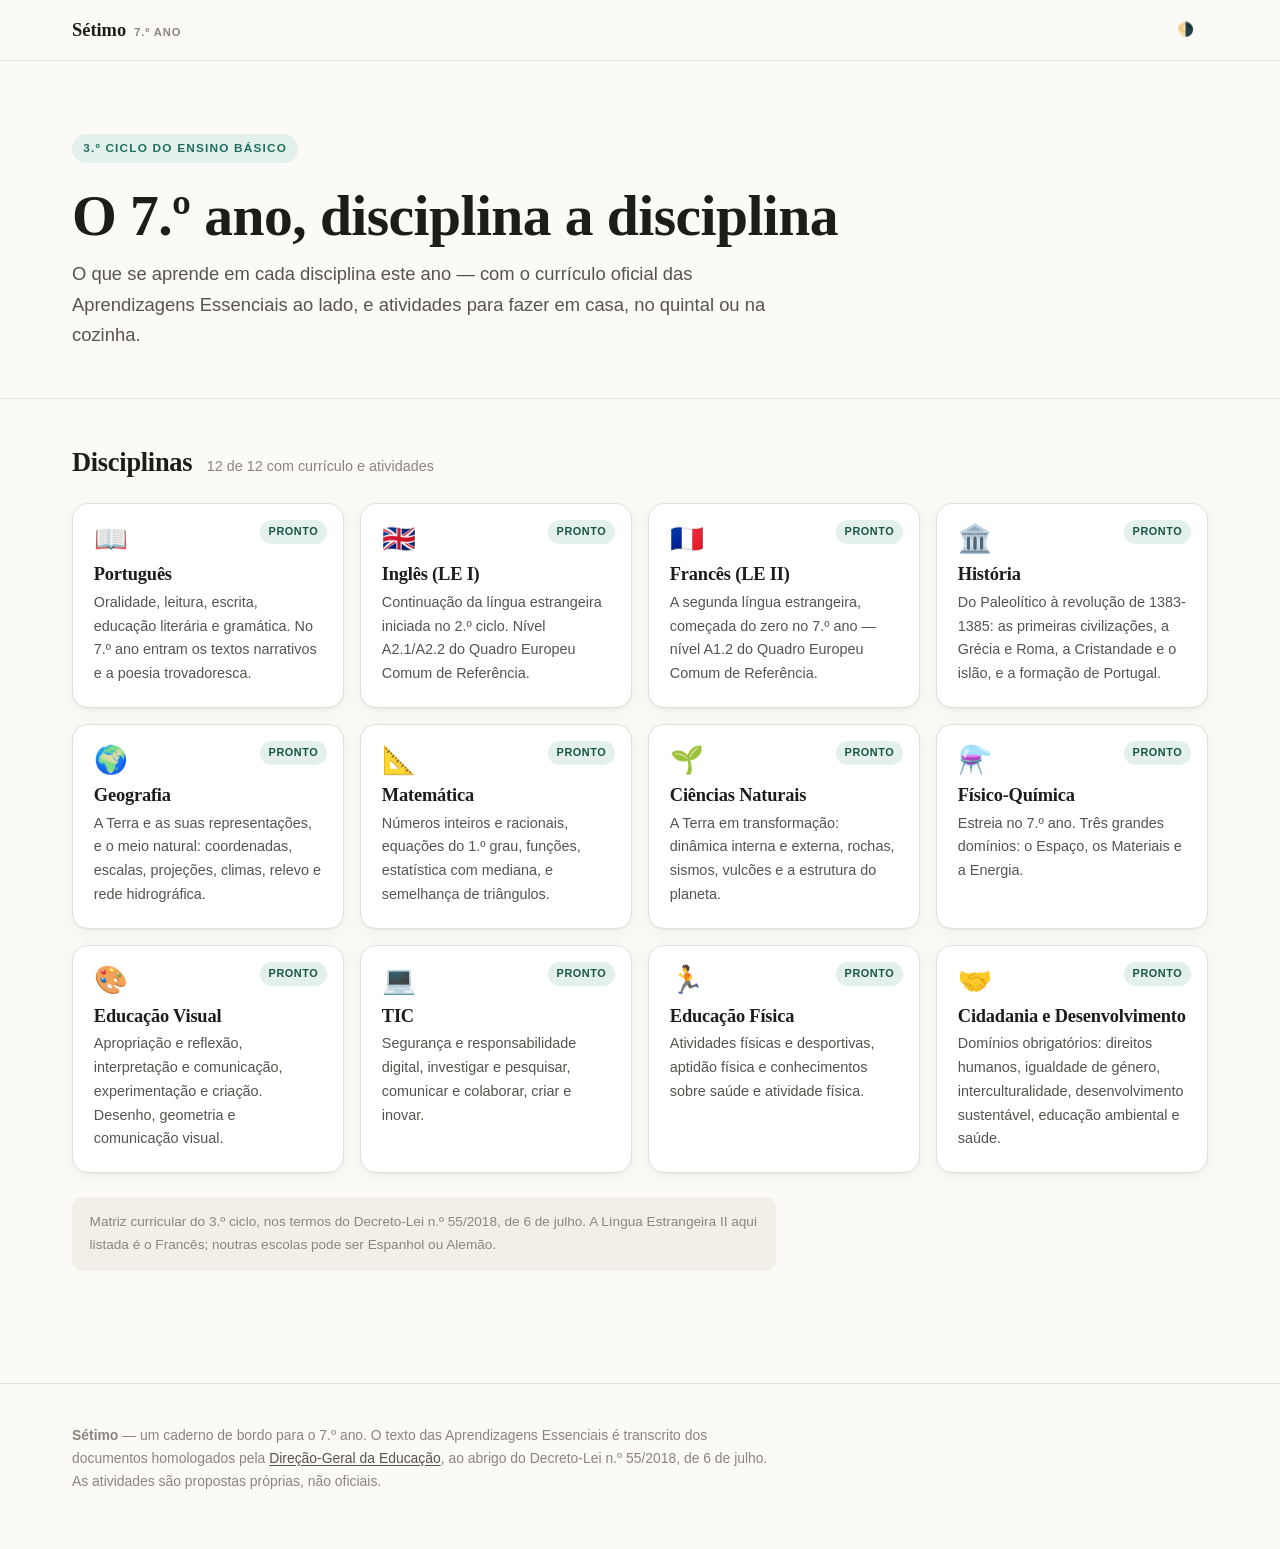
<file: index.html>
<!DOCTYPE html>
<html lang="pt-PT" data-theme="">
<head>
  <meta charset="utf-8">
  <meta name="viewport" content="width=device-width, initial-scale=1">
  <title>Sétimo — o 7.º ano, disciplina a disciplina</title>
  <meta name="description" content="As disciplinas do 7.º ano em Portugal, o currículo oficial e atividades para experimentar em casa.">
  <meta name="theme-color" content="#1f6f5c">
  <link rel="stylesheet" href="css/style.css">
  <link rel="icon" href="favicon.ico" sizes="32x32">
  <link rel="icon" href="favicon.svg" type="image/svg+xml">
  <link rel="apple-touch-icon" href="apple-touch-icon.png">
</head>
<body>

<header class="site-header">
  <div class="site-header-inner">
    <a class="brand" href="index.html">Sétimo <span>7.º ano</span></a>
    <nav>
      <button class="header-button" id="theme-toggle" type="button" title="Alternar tema claro/escuro">🌗</button>
    </nav>
  </div>
</header>

<main>
  <section class="hero">
    <div class="wrap">
      <span class="year-tag">3.º ciclo do Ensino Básico</span>
      <h1>O 7.º ano, disciplina a disciplina</h1>
      <p class="lead">
        O que se aprende em cada disciplina este ano — com o currículo oficial das
        Aprendizagens Essenciais ao lado, e atividades para fazer em casa, no quintal
        ou na cozinha.
      </p>
    </div>
  </section>

  <section class="section">
    <div class="wrap">
      <div class="section-header">
        <h2>Disciplinas</h2>
        <span class="section-count" id="subject-count"></span>
      </div>
      <div class="grid" id="subject-grid">
        <p class="status">A carregar…</p>
      </div>
      <p class="matrix-note" id="matrix-note"></p>
    </div>
  </section>
</main>

<footer class="site-footer">
  <div class="wrap">
    <p>
      <strong>Sétimo</strong> — um caderno de bordo para o 7.º ano. O texto das
      Aprendizagens Essenciais é transcrito dos documentos homologados pela
      <a href="https://www.dge.mec.pt/aprendizagens-essenciais-0" target="_blank" rel="noopener">Direção-Geral da Educação</a>,
      ao abrigo do Decreto-Lei n.º 55/2018, de 6 de julho. As atividades são
      propostas próprias, não oficiais.
    </p>
  </div>
</footer>

<script src="js/common.js"></script>
<script src="js/home.js"></script>
</body>
</html>
</file>
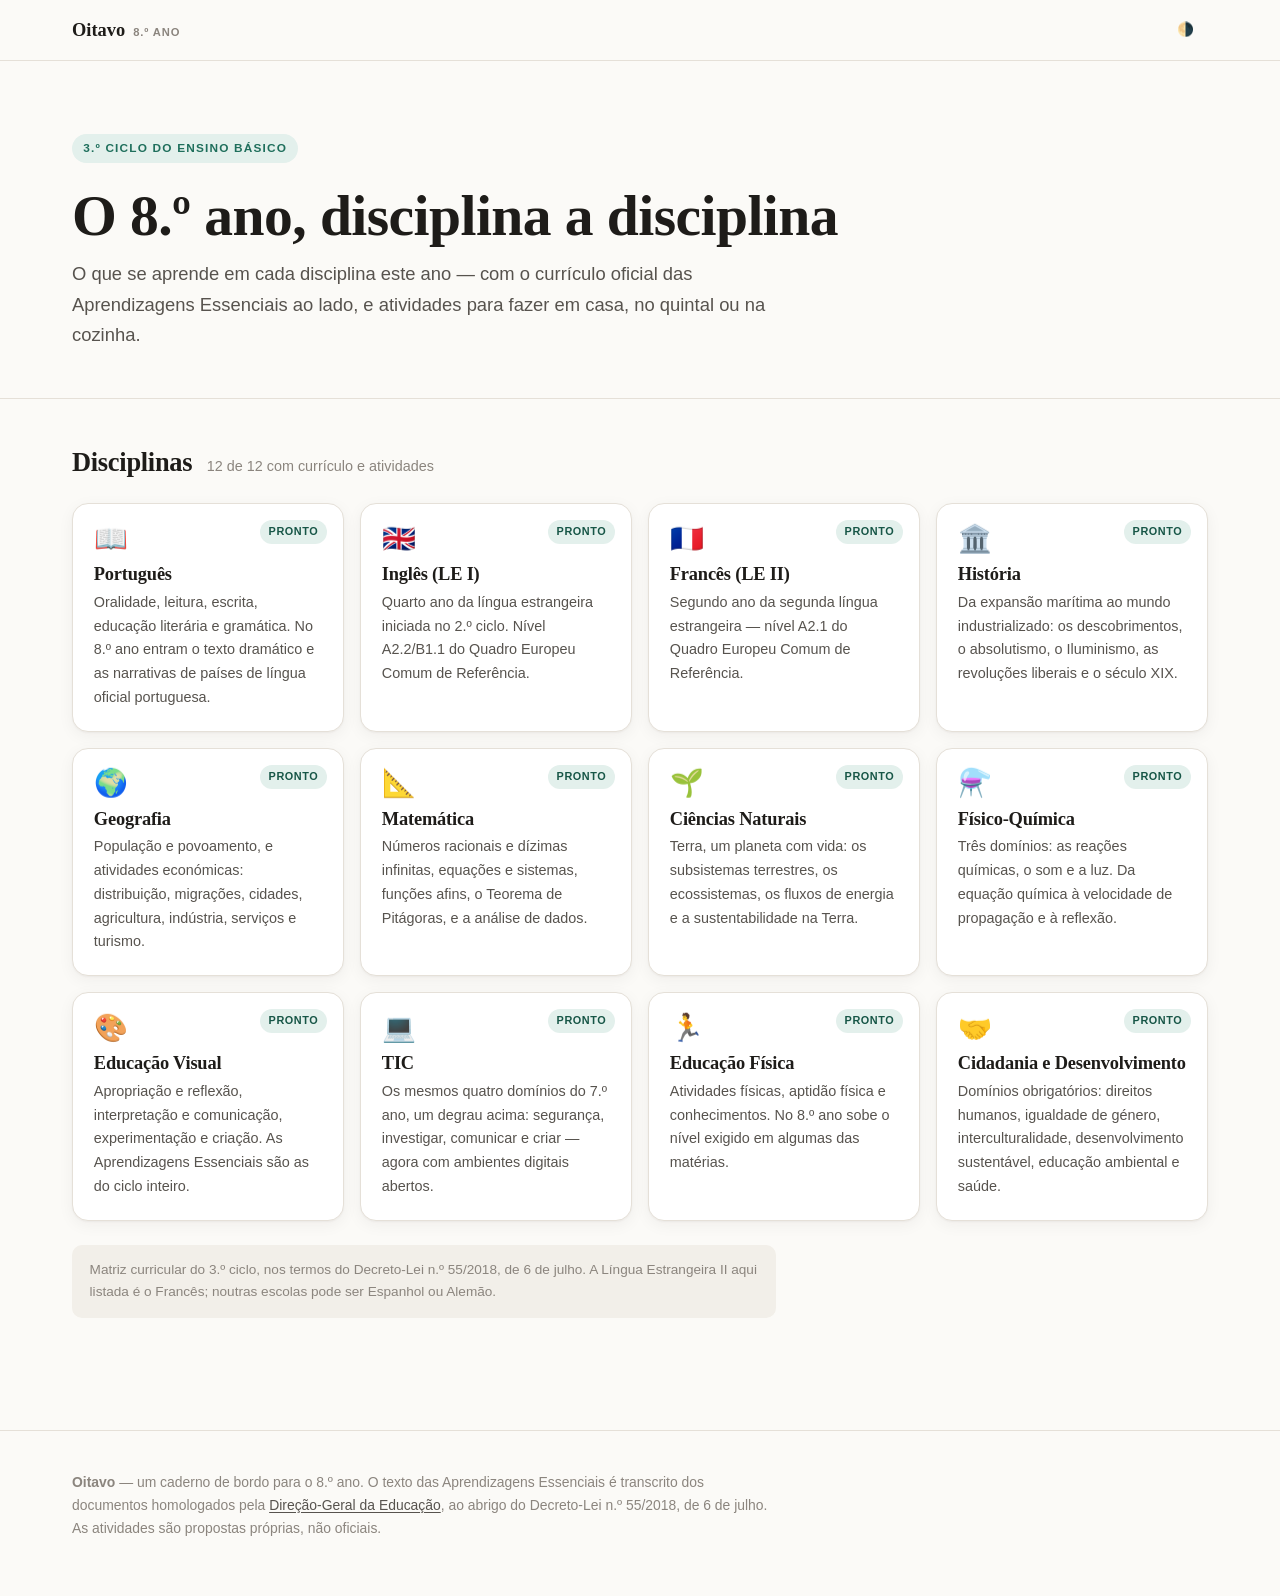
<file: oitavo/index.html>
<!DOCTYPE html>
<html lang="pt-PT" data-theme="">
<head>
  <meta charset="utf-8">
  <meta name="viewport" content="width=device-width, initial-scale=1">
  <title>Oitavo — o 8.º ano, disciplina a disciplina</title>
  <meta name="description" content="As disciplinas do 8.º ano em Portugal, o currículo oficial e atividades para experimentar em casa.">
  <meta name="theme-color" content="#1f6f5c">
  <link rel="stylesheet" href="css/style.css">
  <link rel="icon" href="favicon.ico" sizes="32x32">
  <link rel="icon" href="favicon.svg" type="image/svg+xml">
  <link rel="apple-touch-icon" href="apple-touch-icon.png">
</head>
<body>

<header class="site-header">
  <div class="site-header-inner">
    <a class="brand" href="index.html">Oitavo <span>8.º ano</span></a>
    <nav>
      <button class="header-button" id="theme-toggle" type="button" title="Alternar tema claro/escuro">🌗</button>
    </nav>
  </div>
</header>

<main>
  <section class="hero">
    <div class="wrap">
      <span class="year-tag">3.º ciclo do Ensino Básico</span>
      <h1>O 8.º ano, disciplina a disciplina</h1>
      <p class="lead">
        O que se aprende em cada disciplina este ano — com o currículo oficial das
        Aprendizagens Essenciais ao lado, e atividades para fazer em casa, no quintal
        ou na cozinha.
      </p>
    </div>
  </section>

  <section class="section">
    <div class="wrap">
      <div class="section-header">
        <h2>Disciplinas</h2>
        <span class="section-count" id="subject-count"></span>
      </div>
      <div class="grid" id="subject-grid">
        <p class="status">A carregar…</p>
      </div>
      <p class="matrix-note" id="matrix-note"></p>
    </div>
  </section>
</main>

<footer class="site-footer">
  <div class="wrap">
    <p>
      <strong>Oitavo</strong> — um caderno de bordo para o 8.º ano. O texto das
      Aprendizagens Essenciais é transcrito dos documentos homologados pela
      <a href="https://www.dge.mec.pt/aprendizagens-essenciais-0" target="_blank" rel="noopener">Direção-Geral da Educação</a>,
      ao abrigo do Decreto-Lei n.º 55/2018, de 6 de julho. As atividades são
      propostas próprias, não oficiais.
    </p>
  </div>
</footer>

<script src="js/common.js"></script>
<script src="js/home.js"></script>
</body>
</html>
</file>
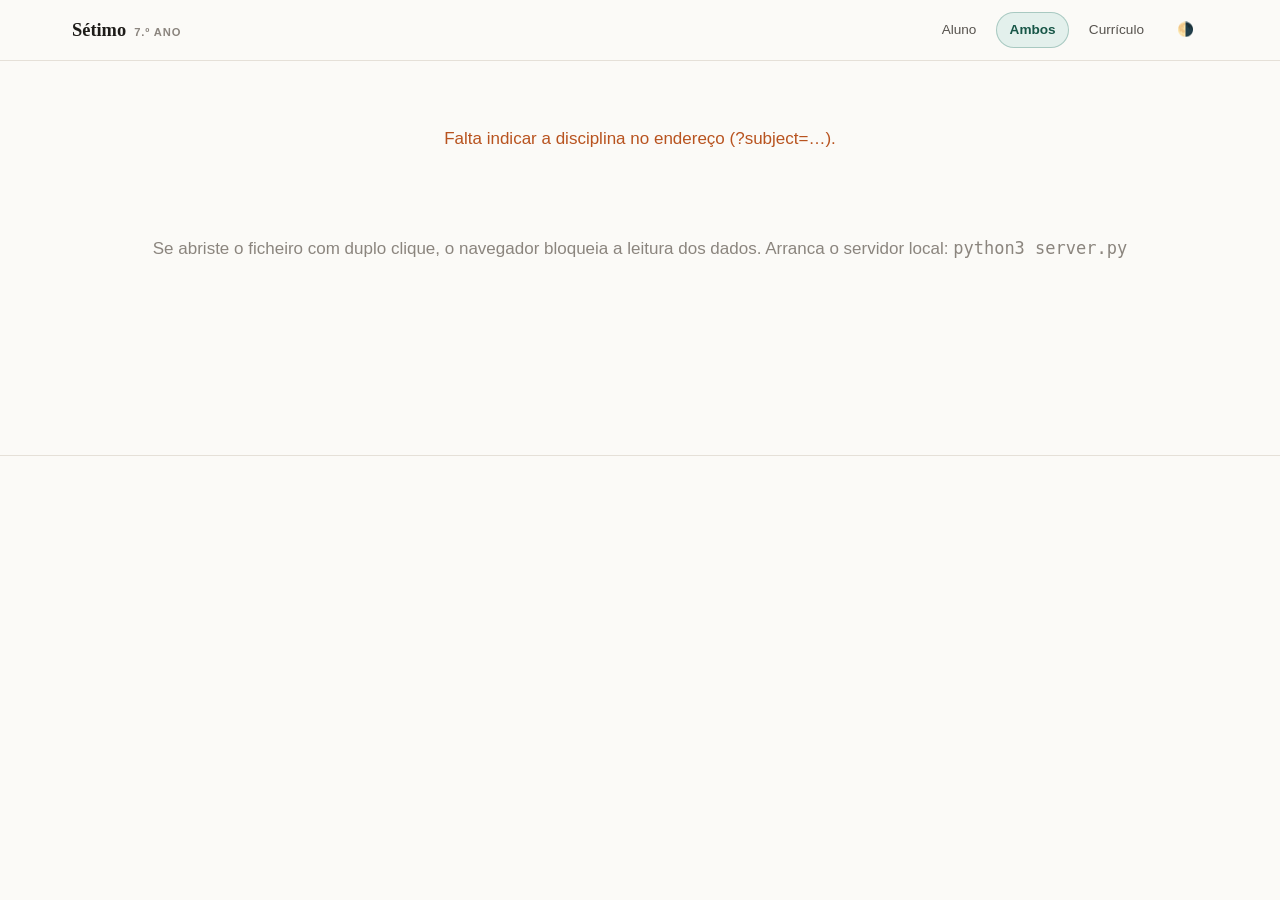
<file: subject.html>
<!DOCTYPE html>
<html lang="pt-PT" data-theme="">
<head>
  <meta charset="utf-8">
  <meta name="viewport" content="width=device-width, initial-scale=1">
  <title>Disciplina — Sétimo</title>
  <meta name="theme-color" content="#1f6f5c">
  <link rel="stylesheet" href="css/style.css">
  <link rel="icon" href="favicon.ico" sizes="32x32">
  <link rel="icon" href="favicon.svg" type="image/svg+xml">
  <link rel="apple-touch-icon" href="apple-touch-icon.png">
</head>
<body data-mode="both">

<header class="site-header">
  <div class="site-header-inner">
    <a class="brand" href="index.html">Sétimo <span>7.º ano</span></a>
    <nav aria-label="Modo de leitura">
      <button class="header-button" data-mode-btn="student" type="button" aria-pressed="false">Aluno</button>
      <button class="header-button" data-mode-btn="both" type="button" aria-pressed="true">Ambos</button>
      <button class="header-button" data-mode-btn="curriculum" type="button" aria-pressed="false">Currículo</button>
      <button class="header-button" id="theme-toggle" type="button" title="Alternar tema claro/escuro">🌗</button>
    </nav>
  </div>
</header>

<main id="content">
  <p class="status">A carregar…</p>
</main>

<footer class="site-footer">
  <div class="wrap">
    <p id="footer-source"></p>
  </div>
</footer>

<script src="js/common.js"></script>
<script src="js/subject.js"></script>
</body>
</html>
</file>
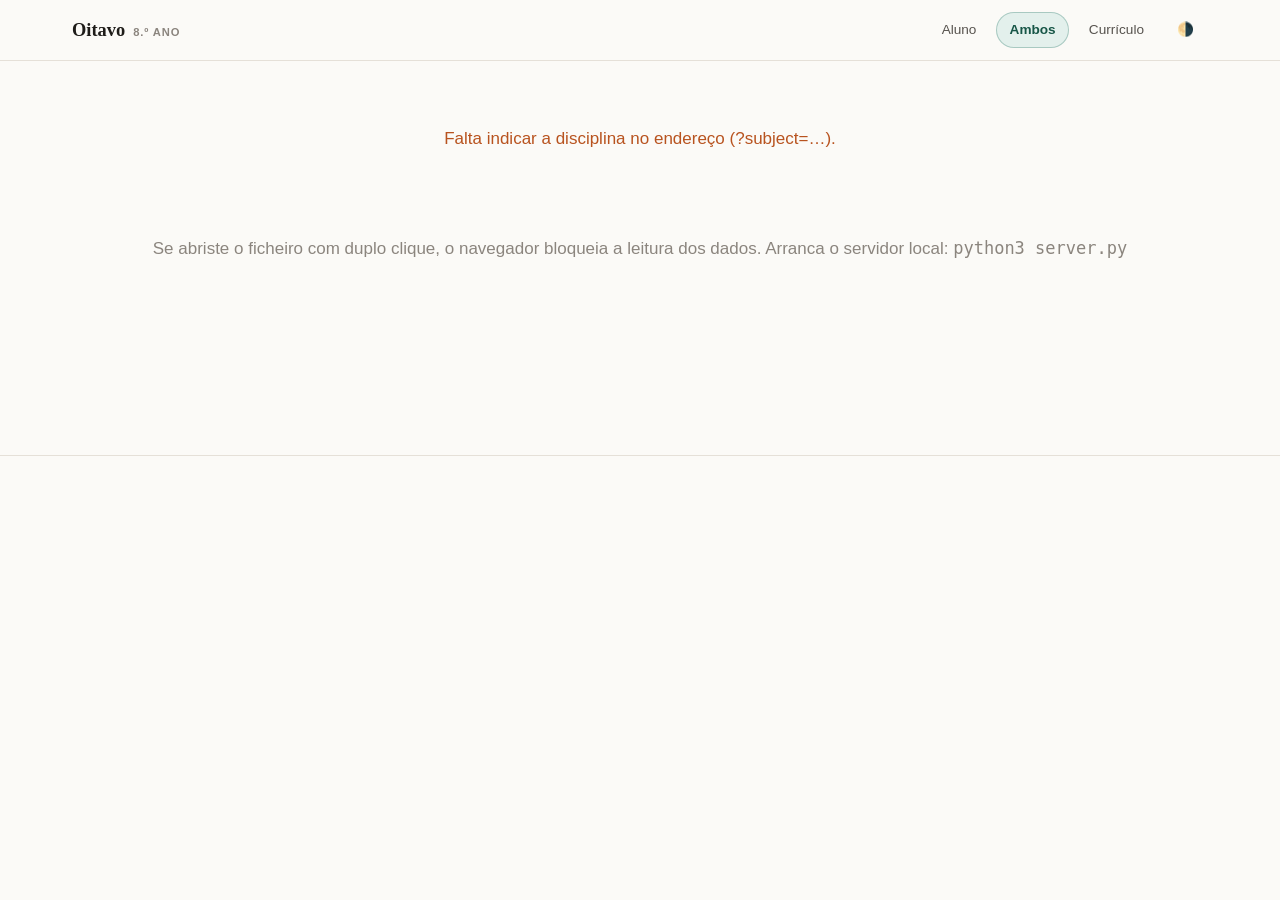
<file: oitavo/subject.html>
<!DOCTYPE html>
<html lang="pt-PT" data-theme="">
<head>
  <meta charset="utf-8">
  <meta name="viewport" content="width=device-width, initial-scale=1">
  <title>Disciplina — Oitavo</title>
  <meta name="theme-color" content="#1f6f5c">
  <link rel="stylesheet" href="css/style.css">
  <link rel="icon" href="favicon.ico" sizes="32x32">
  <link rel="icon" href="favicon.svg" type="image/svg+xml">
  <link rel="apple-touch-icon" href="apple-touch-icon.png">
</head>
<body data-mode="both">

<header class="site-header">
  <div class="site-header-inner">
    <a class="brand" href="index.html">Oitavo <span>8.º ano</span></a>
    <nav aria-label="Modo de leitura">
      <button class="header-button" data-mode-btn="student" type="button" aria-pressed="false">Aluno</button>
      <button class="header-button" data-mode-btn="both" type="button" aria-pressed="true">Ambos</button>
      <button class="header-button" data-mode-btn="curriculum" type="button" aria-pressed="false">Currículo</button>
      <button class="header-button" id="theme-toggle" type="button" title="Alternar tema claro/escuro">🌗</button>
    </nav>
  </div>
</header>

<main id="content">
  <p class="status">A carregar…</p>
</main>

<footer class="site-footer">
  <div class="wrap">
    <p id="footer-source"></p>
  </div>
</footer>

<script src="js/common.js"></script>
<script src="js/subject.js"></script>
</body>
</html>
</file>
<file: css/style.css>
/* ==========================================================================
   Sétimo — single stylesheet
   Tokens on :root, with a dark variant via prefers-color-scheme and [data-theme]
   ========================================================================== */

:root {
  color-scheme: light;

  --bg: #fbfaf7;
  --bg-card: #ffffff;
  --bg-soft: #f2efe9;
  --bg-code: #f5f2ec;

  --text: #1e1c19;
  --text-soft: #57534e;
  --text-faint: #8b857e;

  --border: #e5e0d8;
  --border-strong: #cfc8bd;

  --brand: #1f6f5c;
  --brand-light: #e3f0ec;
  --brand-strong: #175647;

  --accent: #b8531f;
  --accent-light: #fbeee5;

  --palette-indigo: #4a5fb8;   --palette-indigo-light: #e8eaf8;
  --palette-green: #1f6f5c;    --palette-green-light: #e3f0ec;
  --palette-orange: #b8531f;   --palette-orange-light: #fbeee5;
  --palette-purple: #6d46a3;   --palette-purple-light: #efe9f8;
  --palette-crimson: #a4324a;  --palette-crimson-light: #fae8ec;
  --palette-teal: #17697a;     --palette-teal-light: #e0f0f3;
  --palette-amber: #8a6413;    --palette-amber-light: #f8f0d9;
  --palette-slate: #4a5568;    --palette-slate-light: #eceef2;

  --radius: 10px;
  --radius-lg: 16px;
  --shadow: 0 1px 2px rgba(30, 28, 25, .04), 0 4px 16px rgba(30, 28, 25, .05);
  --shadow-lg: 0 2px 6px rgba(30, 28, 25, .06), 0 12px 32px rgba(30, 28, 25, .09);

  --serif: "Iowan Old Style", "Palatino Linotype", Palatino, Georgia, serif;
  --sans: -apple-system, BlinkMacSystemFont, "Segoe UI", Inter, Roboto, "Helvetica Neue", Arial, sans-serif;

  --width: 74rem;
  --width-text: 44rem;
}

@media (prefers-color-scheme: dark) {
  :root:not([data-theme="light"]) {
    color-scheme: dark;

    --bg: #16181a;
    --bg-card: #1e2124;
    --bg-soft: #24282c;
    --bg-code: #24282c;

    --text: #ecebe8;
    --text-soft: #b3b0aa;
    --text-faint: #83807b;

    --border: #32373b;
    --border-strong: #454b50;

    --brand: #63c4a9;
    --brand-light: #1b2f2a;
    --brand-strong: #7fd4bb;

    --accent: #e59462;
    --accent-light: #33241a;

    --palette-indigo: #8fa0ea;   --palette-indigo-light: #1e2340;
    --palette-green: #63c4a9;    --palette-green-light: #1b2f2a;
    --palette-orange: #e59462;   --palette-orange-light: #33241a;
    --palette-purple: #b092e0;   --palette-purple-light: #261c38;
    --palette-crimson: #e5808f;  --palette-crimson-light: #331a20;
    --palette-teal: #5fbccd;     --palette-teal-light: #122b31;
    --palette-amber: #d9b04e;    --palette-amber-light: #2e2611;
    --palette-slate: #9aa5b8;    --palette-slate-light: #22262e;

    --shadow: 0 1px 2px rgba(0, 0, 0, .3), 0 4px 16px rgba(0, 0, 0, .25);
    --shadow-lg: 0 2px 6px rgba(0, 0, 0, .35), 0 12px 32px rgba(0, 0, 0, .4);
  }
}

:root[data-theme="dark"] {
  color-scheme: dark;

  --bg: #16181a;
  --bg-card: #1e2124;
  --bg-soft: #24282c;
  --bg-code: #24282c;

  --text: #ecebe8;
  --text-soft: #b3b0aa;
  --text-faint: #83807b;

  --border: #32373b;
  --border-strong: #454b50;

  --brand: #63c4a9;
  --brand-light: #1b2f2a;
  --brand-strong: #7fd4bb;

  --accent: #e59462;
  --accent-light: #33241a;

  --palette-indigo: #8fa0ea;   --palette-indigo-light: #1e2340;
  --palette-green: #63c4a9;    --palette-green-light: #1b2f2a;
  --palette-orange: #e59462;   --palette-orange-light: #33241a;
  --palette-purple: #b092e0;   --palette-purple-light: #261c38;
  --palette-crimson: #e5808f;  --palette-crimson-light: #331a20;
  --palette-teal: #5fbccd;     --palette-teal-light: #122b31;
  --palette-amber: #d9b04e;    --palette-amber-light: #2e2611;
  --palette-slate: #9aa5b8;    --palette-slate-light: #22262e;

  --shadow: 0 1px 2px rgba(0, 0, 0, .3), 0 4px 16px rgba(0, 0, 0, .25);
  --shadow-lg: 0 2px 6px rgba(0, 0, 0, .35), 0 12px 32px rgba(0, 0, 0, .4);
}

/* ----------------------------------------------------------------- base --- */

*, *::before, *::after { box-sizing: border-box; }

body {
  margin: 0;
  background: var(--bg);
  color: var(--text);
  font-family: var(--sans);
  font-size: 17px;
  line-height: 1.65;
  -webkit-font-smoothing: antialiased;
}

h1, h2, h3, h4 {
  font-family: var(--serif);
  line-height: 1.2;
  margin: 0;
  font-weight: 600;
  letter-spacing: -0.01em;
}

p { margin: 0 0 1em; }
p:last-child { margin-bottom: 0; }

a { color: var(--brand); text-underline-offset: 3px; }
a:hover { color: var(--brand-strong); }

:focus-visible {
  outline: 2px solid var(--brand);
  outline-offset: 3px;
  border-radius: 4px;
}

.wrap {
  max-width: var(--width);
  margin: 0 auto;
  padding: 0 1.5rem;
}

.visually-hidden {
  position: absolute;
  width: 1px; height: 1px;
  padding: 0; margin: -1px;
  overflow: hidden;
  clip: rect(0 0 0 0);
  white-space: nowrap;
}

/* --------------------------------------------------------------- header --- */

.site-header {
  position: sticky;
  top: 0;
  z-index: 20;
  background: color-mix(in srgb, var(--bg) 88%, transparent);
  backdrop-filter: saturate(1.6) blur(12px);
  border-bottom: 1px solid var(--border);
}

.site-header-inner {
  max-width: var(--width);
  margin: 0 auto;
  padding: .75rem 1.5rem;
  display: flex;
  align-items: center;
  gap: 1rem;
}

.brand {
  font-family: var(--serif);
  font-size: 1.15rem;
  font-weight: 600;
  color: var(--text);
  text-decoration: none;
  display: flex;
  align-items: baseline;
  gap: .5rem;
}

.brand span {
  font-family: var(--sans);
  font-size: .7rem;
  font-weight: 600;
  letter-spacing: .08em;
  text-transform: uppercase;
  color: var(--text-faint);
}

.site-header nav {
  margin-left: auto;
  display: flex;
  align-items: center;
  gap: .35rem;
}

.header-button {
  font: inherit;
  font-size: .85rem;
  background: none;
  border: 1px solid transparent;
  border-radius: 999px;
  padding: .35rem .8rem;
  color: var(--text-soft);
  cursor: pointer;
  text-decoration: none;
  transition: background .15s, color .15s, border-color .15s;
}

.header-button:hover {
  background: var(--bg-soft);
  color: var(--text);
}

.header-button[aria-pressed="true"] {
  background: var(--brand-light);
  border-color: color-mix(in srgb, var(--brand) 30%, transparent);
  color: var(--brand-strong);
  font-weight: 600;
}

/* ----------------------------------------------------------------- hero --- */

.hero {
  padding: 4.5rem 0 3rem;
  border-bottom: 1px solid var(--border);
}

.hero h1 {
  font-size: clamp(2.4rem, 6vw, 3.6rem);
  margin-bottom: .6rem;
}

.hero .lead {
  font-size: 1.15rem;
  color: var(--text-soft);
  max-width: var(--width-text);
}

.year-tag {
  display: inline-block;
  font-size: .74rem;
  font-weight: 700;
  letter-spacing: .1em;
  text-transform: uppercase;
  color: var(--brand);
  background: var(--brand-light);
  padding: .3rem .7rem;
  border-radius: 999px;
  margin-bottom: 1.1rem;
}

/* -------------------------------------------------------- subject cards --- */

.section { padding: 3rem 0; }

.section-header {
  display: flex;
  align-items: baseline;
  gap: .9rem;
  margin-bottom: 1.5rem;
  flex-wrap: wrap;
}

.section-header h2 { font-size: 1.65rem; }

.section-header .section-count {
  font-size: .9rem;
  color: var(--text-faint);
}

.grid {
  display: grid;
  grid-template-columns: repeat(auto-fill, minmax(255px, 1fr));
  gap: 1rem;
}

.card {
  display: block;
  background: var(--bg-card);
  border: 1px solid var(--border);
  border-radius: var(--radius-lg);
  padding: 1.3rem;
  text-decoration: none;
  color: inherit;
  box-shadow: var(--shadow);
  transition: transform .18s ease, box-shadow .18s ease, border-color .18s ease;
  position: relative;
}

a.card:hover {
  transform: translateY(-3px);
  box-shadow: var(--shadow-lg);
  border-color: var(--border-strong);
}

.card.disabled {
  opacity: .62;
  cursor: default;
  box-shadow: none;
}

.card .emoji { font-size: 1.7rem; line-height: 1; display: block; margin-bottom: .7rem; }
.card h3 { font-size: 1.15rem; margin-bottom: .35rem; }
.card p { font-size: .9rem; color: var(--text-soft); margin: 0; }

.badge {
  position: absolute;
  top: 1rem;
  right: 1rem;
  font-size: .68rem;
  font-weight: 700;
  letter-spacing: .05em;
  text-transform: uppercase;
  padding: .2rem .55rem;
  border-radius: 999px;
}

.badge.ready { background: var(--brand-light); color: var(--brand-strong); }
.badge.pending { background: var(--bg-soft); color: var(--text-faint); }

/* --------------------------------------------------------- subject page --- */

.subject-hero {
  padding: 3rem 0 2.2rem;
  border-bottom: 1px solid var(--border);
}

.breadcrumb {
  font-size: .85rem;
  color: var(--text-faint);
  margin-bottom: 1rem;
}

.breadcrumb a { color: var(--text-soft); }

.subject-hero h1 {
  font-size: clamp(2.1rem, 5vw, 3rem);
  display: flex;
  align-items: center;
  gap: .7rem;
  margin-bottom: .8rem;
}

.subject-hero .lead {
  max-width: var(--width-text);
  color: var(--text-soft);
  font-size: 1.05rem;
}

.domain-nav {
  display: flex;
  gap: .5rem;
  flex-wrap: wrap;
  margin-top: 1.5rem;
}

.domain-link {
  font-size: .85rem;
  text-decoration: none;
  padding: .4rem .85rem;
  border-radius: 999px;
  border: 1px solid var(--border-strong);
  color: var(--text-soft);
  background: var(--bg-card);
  transition: background .15s, color .15s;
}

.domain-link:hover { background: var(--bg-soft); color: var(--text); }

/* Link to the DGE PDF. Sits in the hero, visible in every reading mode. */
.official-source { margin-top: 1.4rem; }

.official-source a {
  display: inline-flex;
  align-items: center;
  gap: .5rem;
  font-size: .9rem;
  color: var(--brand);
  text-decoration: underline;
  text-underline-offset: 3px;
  text-decoration-thickness: 1px;
}

.official-source a:hover { color: var(--text); }

.file-type {
  font-size: .72rem;
  letter-spacing: .04em;
  text-transform: uppercase;
  color: var(--text-faint);
  border: 1px solid var(--border);
  border-radius: 999px;
  padding: .1rem .45rem;
  text-decoration: none;
}

/* --- domains --- */

.domain { padding: 3rem 0 1rem; scroll-margin-top: 5rem; }

.domain-header {
  display: flex;
  align-items: center;
  gap: .8rem;
  padding-bottom: .8rem;
  border-bottom: 2px solid var(--color, var(--brand));
  margin-bottom: .5rem;
}

.domain-header .emoji { font-size: 1.8rem; }
.domain-header h2 { font-size: 1.9rem; color: var(--color, var(--text)); }
.domain-header .domain-summary {
  margin-left: auto;
  font-size: .9rem;
  color: var(--text-faint);
  text-align: right;
  max-width: 28rem;
}

/* --- subtopics --- */

.subtopic {
  background: var(--bg-card);
  border: 1px solid var(--border);
  border-radius: var(--radius-lg);
  padding: 1.75rem;
  margin-top: 1.5rem;
  box-shadow: var(--shadow);
  scroll-margin-top: 5rem;
}

.subtopic > h3 {
  font-size: 1.4rem;
  margin-bottom: 1rem;
  color: var(--color, var(--text));
}

.student {
  max-width: var(--width-text);
  font-size: 1.02rem;
}

.questions {
  margin: 1.25rem 0 0;
  padding: 1rem 1.2rem;
  background: var(--bg-soft);
  border-radius: var(--radius);
  border-left: 3px solid var(--color, var(--brand));
}

.questions .label {
  font-size: .72rem;
  font-weight: 700;
  letter-spacing: .08em;
  text-transform: uppercase;
  color: var(--text-faint);
  display: block;
  margin-bottom: .5rem;
}

.questions ul { margin: 0; padding-left: 1.1rem; }
.questions li { margin-bottom: .3rem; font-style: italic; color: var(--text-soft); }
.questions li:last-child { margin-bottom: 0; }

/* --- official layer (details) --- */

details.official {
  margin-top: 1.5rem;
  border: 1px solid var(--border);
  border-radius: var(--radius);
  background: var(--bg);
  overflow: hidden;
}

details.official > summary {
  cursor: pointer;
  padding: .8rem 1rem;
  font-size: .85rem;
  font-weight: 600;
  color: var(--text-soft);
  list-style: none;
  display: flex;
  align-items: center;
  gap: .55rem;
  user-select: none;
}

details.official > summary::-webkit-details-marker { display: none; }

details.official > summary::before {
  content: "▸";
  color: var(--text-faint);
  transition: transform .18s;
  display: inline-block;
}

details.official[open] > summary::before { transform: rotate(90deg); }
details.official > summary:hover { background: var(--bg-soft); color: var(--text); }

details.official .content {
  padding: .25rem 1rem 1.1rem 2.1rem;
  border-top: 1px solid var(--border);
}

details.official ol {
  margin: .9rem 0 0;
  padding-left: 1.2rem;
  font-size: .94rem;
  color: var(--text-soft);
}

details.official li { margin-bottom: .6rem; }

.source-note {
  font-size: .78rem;
  color: var(--text-faint);
  margin-top: .9rem;
  padding-top: .7rem;
  border-top: 1px dashed var(--border);
}

/* --- activities --- */

.activities-header {
  margin: 1.9rem 0 .9rem;
  font-size: .74rem;
  font-weight: 700;
  letter-spacing: .1em;
  text-transform: uppercase;
  color: var(--text-faint);
  display: flex;
  align-items: center;
  gap: .7rem;
}

.activities-header::after {
  content: "";
  flex: 1;
  height: 1px;
  background: var(--border);
}

.activity {
  border: 1px solid var(--border);
  border-radius: var(--radius);
  margin-bottom: .8rem;
  background: var(--bg);
  overflow: hidden;
}

.activity > summary {
  cursor: pointer;
  padding: .95rem 1.1rem;
  list-style: none;
  display: flex;
  align-items: center;
  gap: .75rem;
  flex-wrap: wrap;
  user-select: none;
}

.activity > summary::-webkit-details-marker { display: none; }
.activity > summary:hover { background: var(--bg-soft); }

.activity .activity-title {
  font-family: var(--serif);
  font-size: 1.08rem;
  font-weight: 600;
  flex: 1;
  min-width: 12rem;
}

.pill {
  font-size: .7rem;
  font-weight: 600;
  padding: .22rem .6rem;
  border-radius: 999px;
  background: var(--color-light, var(--bg-soft));
  color: var(--color, var(--text-soft));
  white-space: nowrap;
}

.pill.duration {
  background: var(--bg-soft);
  color: var(--text-faint);
}

.activity .activity-body {
  padding: .3rem 1.1rem 1.3rem;
  border-top: 1px solid var(--border);
}

.activity h5 {
  font-family: var(--sans);
  font-size: .73rem;
  font-weight: 700;
  letter-spacing: .09em;
  text-transform: uppercase;
  color: var(--text-faint);
  margin: 1.2rem 0 .5rem;
}

.activity ul.materials {
  list-style: none;
  padding: 0;
  margin: 0;
  display: flex;
  flex-wrap: wrap;
  gap: .4rem;
}

.activity ul.materials li {
  font-size: .85rem;
  background: var(--bg-soft);
  border-radius: var(--radius);
  padding: .28rem .65rem;
  color: var(--text-soft);
}

.activity ol.steps {
  margin: 0;
  padding-left: 1.3rem;
  max-width: var(--width-text);
}

.activity ol.steps li { margin-bottom: .55rem; }

.note {
  margin-top: 1.2rem;
  padding: .85rem 1rem;
  border-radius: var(--radius);
  font-size: .9rem;
  display: flex;
  gap: .7rem;
  align-items: flex-start;
}

.note .icon { flex-shrink: 0; font-size: 1rem; line-height: 1.5; }
.note strong { display: block; font-size: .78rem; text-transform: uppercase; letter-spacing: .06em; margin-bottom: .15rem; }

.note.curriculum { background: var(--brand-light); color: var(--text); }
.note.curriculum strong { color: var(--brand-strong); }

.note.safety { background: var(--accent-light); color: var(--text); }
.note.safety strong { color: var(--accent); }

.note.reflection {
  background: var(--bg-soft);
  color: var(--text-soft);
  font-style: italic;
}
.note.reflection strong { color: var(--text-faint); font-style: normal; }

/* -------------------------------------------------------- reading modes --- */

/* Student mode hides the official layer and the curriculum notes. */
body[data-mode="student"] details.official,
body[data-mode="student"] .note.curriculum,
body[data-mode="student"] .matrix-note {
  display: none;
}

/* Curriculum mode shrinks the narrative layer and opens the official one. */
body[data-mode="curriculum"] .student { color: var(--text-soft); font-size: .95rem; }
body[data-mode="curriculum"] .questions { display: none; }

/* --------------------------------------------------------------- footer --- */

.site-footer {
  margin-top: 4rem;
  padding: 2.5rem 0 3.5rem;
  border-top: 1px solid var(--border);
  font-size: .87rem;
  color: var(--text-faint);
}

.site-footer p { max-width: var(--width-text); }
.site-footer a {
  color: var(--text-soft);
  text-decoration: underline;
  text-underline-offset: 2px;
}

.site-footer a:hover { color: var(--text); }

/* --------------------------------------------------------------- status --- */

.status {
  padding: 4rem 1.5rem;
  text-align: center;
  color: var(--text-faint);
}

.status.error { color: var(--accent); }

.matrix-note {
  font-size: .85rem;
  color: var(--text-faint);
  background: var(--bg-soft);
  border-radius: var(--radius);
  padding: .9rem 1.1rem;
  margin-top: 1.5rem;
  max-width: var(--width-text);
}

/* ---------------------------------------------------------------- print --- */

@media print {
  .site-header, .domain-nav, .site-footer { display: none; }
  details.official, details.activity { border: none; }
  details.official > summary::before, .activity > summary { display: none; }
  .subtopic { box-shadow: none; break-inside: avoid; }
  body { font-size: 11pt; }
}

@media (max-width: 640px) {
  body { font-size: 16px; }
  .wrap { padding: 0 1.1rem; }
  .site-header-inner { padding: .6rem 1.1rem; }
  .domain-header { flex-wrap: wrap; }
  .domain-header .domain-summary { margin-left: 0; text-align: left; width: 100%; }
  .subtopic { padding: 1.2rem; }
}
</file>
<file: oitavo/css/style.css>
/* ==========================================================================
   Oitavo — single stylesheet
   Tokens on :root, with a dark variant via prefers-color-scheme and [data-theme]
   ========================================================================== */

:root {
  color-scheme: light;

  --bg: #fbfaf7;
  --bg-card: #ffffff;
  --bg-soft: #f2efe9;
  --bg-code: #f5f2ec;

  --text: #1e1c19;
  --text-soft: #57534e;
  --text-faint: #8b857e;

  --border: #e5e0d8;
  --border-strong: #cfc8bd;

  --brand: #1f6f5c;
  --brand-light: #e3f0ec;
  --brand-strong: #175647;

  --accent: #b8531f;
  --accent-light: #fbeee5;

  --palette-indigo: #4a5fb8;   --palette-indigo-light: #e8eaf8;
  --palette-green: #1f6f5c;    --palette-green-light: #e3f0ec;
  --palette-orange: #b8531f;   --palette-orange-light: #fbeee5;
  --palette-purple: #6d46a3;   --palette-purple-light: #efe9f8;
  --palette-crimson: #a4324a;  --palette-crimson-light: #fae8ec;
  --palette-teal: #17697a;     --palette-teal-light: #e0f0f3;
  --palette-amber: #8a6413;    --palette-amber-light: #f8f0d9;
  --palette-slate: #4a5568;    --palette-slate-light: #eceef2;

  --radius: 10px;
  --radius-lg: 16px;
  --shadow: 0 1px 2px rgba(30, 28, 25, .04), 0 4px 16px rgba(30, 28, 25, .05);
  --shadow-lg: 0 2px 6px rgba(30, 28, 25, .06), 0 12px 32px rgba(30, 28, 25, .09);

  --serif: "Iowan Old Style", "Palatino Linotype", Palatino, Georgia, serif;
  --sans: -apple-system, BlinkMacSystemFont, "Segoe UI", Inter, Roboto, "Helvetica Neue", Arial, sans-serif;

  --width: 74rem;
  --width-text: 44rem;
}

@media (prefers-color-scheme: dark) {
  :root:not([data-theme="light"]) {
    color-scheme: dark;

    --bg: #16181a;
    --bg-card: #1e2124;
    --bg-soft: #24282c;
    --bg-code: #24282c;

    --text: #ecebe8;
    --text-soft: #b3b0aa;
    --text-faint: #83807b;

    --border: #32373b;
    --border-strong: #454b50;

    --brand: #63c4a9;
    --brand-light: #1b2f2a;
    --brand-strong: #7fd4bb;

    --accent: #e59462;
    --accent-light: #33241a;

    --palette-indigo: #8fa0ea;   --palette-indigo-light: #1e2340;
    --palette-green: #63c4a9;    --palette-green-light: #1b2f2a;
    --palette-orange: #e59462;   --palette-orange-light: #33241a;
    --palette-purple: #b092e0;   --palette-purple-light: #261c38;
    --palette-crimson: #e5808f;  --palette-crimson-light: #331a20;
    --palette-teal: #5fbccd;     --palette-teal-light: #122b31;
    --palette-amber: #d9b04e;    --palette-amber-light: #2e2611;
    --palette-slate: #9aa5b8;    --palette-slate-light: #22262e;

    --shadow: 0 1px 2px rgba(0, 0, 0, .3), 0 4px 16px rgba(0, 0, 0, .25);
    --shadow-lg: 0 2px 6px rgba(0, 0, 0, .35), 0 12px 32px rgba(0, 0, 0, .4);
  }
}

:root[data-theme="dark"] {
  color-scheme: dark;

  --bg: #16181a;
  --bg-card: #1e2124;
  --bg-soft: #24282c;
  --bg-code: #24282c;

  --text: #ecebe8;
  --text-soft: #b3b0aa;
  --text-faint: #83807b;

  --border: #32373b;
  --border-strong: #454b50;

  --brand: #63c4a9;
  --brand-light: #1b2f2a;
  --brand-strong: #7fd4bb;

  --accent: #e59462;
  --accent-light: #33241a;

  --palette-indigo: #8fa0ea;   --palette-indigo-light: #1e2340;
  --palette-green: #63c4a9;    --palette-green-light: #1b2f2a;
  --palette-orange: #e59462;   --palette-orange-light: #33241a;
  --palette-purple: #b092e0;   --palette-purple-light: #261c38;
  --palette-crimson: #e5808f;  --palette-crimson-light: #331a20;
  --palette-teal: #5fbccd;     --palette-teal-light: #122b31;
  --palette-amber: #d9b04e;    --palette-amber-light: #2e2611;
  --palette-slate: #9aa5b8;    --palette-slate-light: #22262e;

  --shadow: 0 1px 2px rgba(0, 0, 0, .3), 0 4px 16px rgba(0, 0, 0, .25);
  --shadow-lg: 0 2px 6px rgba(0, 0, 0, .35), 0 12px 32px rgba(0, 0, 0, .4);
}

/* ----------------------------------------------------------------- base --- */

*, *::before, *::after { box-sizing: border-box; }

body {
  margin: 0;
  background: var(--bg);
  color: var(--text);
  font-family: var(--sans);
  font-size: 17px;
  line-height: 1.65;
  -webkit-font-smoothing: antialiased;
}

h1, h2, h3, h4 {
  font-family: var(--serif);
  line-height: 1.2;
  margin: 0;
  font-weight: 600;
  letter-spacing: -0.01em;
}

p { margin: 0 0 1em; }
p:last-child { margin-bottom: 0; }

a { color: var(--brand); text-underline-offset: 3px; }
a:hover { color: var(--brand-strong); }

:focus-visible {
  outline: 2px solid var(--brand);
  outline-offset: 3px;
  border-radius: 4px;
}

.wrap {
  max-width: var(--width);
  margin: 0 auto;
  padding: 0 1.5rem;
}

.visually-hidden {
  position: absolute;
  width: 1px; height: 1px;
  padding: 0; margin: -1px;
  overflow: hidden;
  clip: rect(0 0 0 0);
  white-space: nowrap;
}

/* --------------------------------------------------------------- header --- */

.site-header {
  position: sticky;
  top: 0;
  z-index: 20;
  background: color-mix(in srgb, var(--bg) 88%, transparent);
  backdrop-filter: saturate(1.6) blur(12px);
  border-bottom: 1px solid var(--border);
}

.site-header-inner {
  max-width: var(--width);
  margin: 0 auto;
  padding: .75rem 1.5rem;
  display: flex;
  align-items: center;
  gap: 1rem;
}

.brand {
  font-family: var(--serif);
  font-size: 1.15rem;
  font-weight: 600;
  color: var(--text);
  text-decoration: none;
  display: flex;
  align-items: baseline;
  gap: .5rem;
}

.brand span {
  font-family: var(--sans);
  font-size: .7rem;
  font-weight: 600;
  letter-spacing: .08em;
  text-transform: uppercase;
  color: var(--text-faint);
}

.site-header nav {
  margin-left: auto;
  display: flex;
  align-items: center;
  gap: .35rem;
}

.header-button {
  font: inherit;
  font-size: .85rem;
  background: none;
  border: 1px solid transparent;
  border-radius: 999px;
  padding: .35rem .8rem;
  color: var(--text-soft);
  cursor: pointer;
  text-decoration: none;
  transition: background .15s, color .15s, border-color .15s;
}

.header-button:hover {
  background: var(--bg-soft);
  color: var(--text);
}

.header-button[aria-pressed="true"] {
  background: var(--brand-light);
  border-color: color-mix(in srgb, var(--brand) 30%, transparent);
  color: var(--brand-strong);
  font-weight: 600;
}

/* ----------------------------------------------------------------- hero --- */

.hero {
  padding: 4.5rem 0 3rem;
  border-bottom: 1px solid var(--border);
}

.hero h1 {
  font-size: clamp(2.4rem, 6vw, 3.6rem);
  margin-bottom: .6rem;
}

.hero .lead {
  font-size: 1.15rem;
  color: var(--text-soft);
  max-width: var(--width-text);
}

.year-tag {
  display: inline-block;
  font-size: .74rem;
  font-weight: 700;
  letter-spacing: .1em;
  text-transform: uppercase;
  color: var(--brand);
  background: var(--brand-light);
  padding: .3rem .7rem;
  border-radius: 999px;
  margin-bottom: 1.1rem;
}

/* -------------------------------------------------------- subject cards --- */

.section { padding: 3rem 0; }

.section-header {
  display: flex;
  align-items: baseline;
  gap: .9rem;
  margin-bottom: 1.5rem;
  flex-wrap: wrap;
}

.section-header h2 { font-size: 1.65rem; }

.section-header .section-count {
  font-size: .9rem;
  color: var(--text-faint);
}

.grid {
  display: grid;
  grid-template-columns: repeat(auto-fill, minmax(255px, 1fr));
  gap: 1rem;
}

.card {
  display: block;
  background: var(--bg-card);
  border: 1px solid var(--border);
  border-radius: var(--radius-lg);
  padding: 1.3rem;
  text-decoration: none;
  color: inherit;
  box-shadow: var(--shadow);
  transition: transform .18s ease, box-shadow .18s ease, border-color .18s ease;
  position: relative;
}

a.card:hover {
  transform: translateY(-3px);
  box-shadow: var(--shadow-lg);
  border-color: var(--border-strong);
}

.card.disabled {
  opacity: .62;
  cursor: default;
  box-shadow: none;
}

.card .emoji { font-size: 1.7rem; line-height: 1; display: block; margin-bottom: .7rem; }
.card h3 { font-size: 1.15rem; margin-bottom: .35rem; }
.card p { font-size: .9rem; color: var(--text-soft); margin: 0; }

.badge {
  position: absolute;
  top: 1rem;
  right: 1rem;
  font-size: .68rem;
  font-weight: 700;
  letter-spacing: .05em;
  text-transform: uppercase;
  padding: .2rem .55rem;
  border-radius: 999px;
}

.badge.ready { background: var(--brand-light); color: var(--brand-strong); }
.badge.pending { background: var(--bg-soft); color: var(--text-faint); }

/* --------------------------------------------------------- subject page --- */

.subject-hero {
  padding: 3rem 0 2.2rem;
  border-bottom: 1px solid var(--border);
}

.breadcrumb {
  font-size: .85rem;
  color: var(--text-faint);
  margin-bottom: 1rem;
}

.breadcrumb a { color: var(--text-soft); }

.subject-hero h1 {
  font-size: clamp(2.1rem, 5vw, 3rem);
  display: flex;
  align-items: center;
  gap: .7rem;
  margin-bottom: .8rem;
}

.subject-hero .lead {
  max-width: var(--width-text);
  color: var(--text-soft);
  font-size: 1.05rem;
}

.domain-nav {
  display: flex;
  gap: .5rem;
  flex-wrap: wrap;
  margin-top: 1.5rem;
}

.domain-link {
  font-size: .85rem;
  text-decoration: none;
  padding: .4rem .85rem;
  border-radius: 999px;
  border: 1px solid var(--border-strong);
  color: var(--text-soft);
  background: var(--bg-card);
  transition: background .15s, color .15s;
}

.domain-link:hover { background: var(--bg-soft); color: var(--text); }

/* Link to the DGE PDF. Sits in the hero, visible in every reading mode. */
.official-source { margin-top: 1.4rem; }

.official-source a {
  display: inline-flex;
  align-items: center;
  gap: .5rem;
  font-size: .9rem;
  color: var(--brand);
  text-decoration: underline;
  text-underline-offset: 3px;
  text-decoration-thickness: 1px;
}

.official-source a:hover { color: var(--text); }

.file-type {
  font-size: .72rem;
  letter-spacing: .04em;
  text-transform: uppercase;
  color: var(--text-faint);
  border: 1px solid var(--border);
  border-radius: 999px;
  padding: .1rem .45rem;
  text-decoration: none;
}

/* --- domains --- */

.domain { padding: 3rem 0 1rem; scroll-margin-top: 5rem; }

.domain-header {
  display: flex;
  align-items: center;
  gap: .8rem;
  padding-bottom: .8rem;
  border-bottom: 2px solid var(--color, var(--brand));
  margin-bottom: .5rem;
}

.domain-header .emoji { font-size: 1.8rem; }
.domain-header h2 { font-size: 1.9rem; color: var(--color, var(--text)); }
.domain-header .domain-summary {
  margin-left: auto;
  font-size: .9rem;
  color: var(--text-faint);
  text-align: right;
  max-width: 28rem;
}

/* --- subtopics --- */

.subtopic {
  background: var(--bg-card);
  border: 1px solid var(--border);
  border-radius: var(--radius-lg);
  padding: 1.75rem;
  margin-top: 1.5rem;
  box-shadow: var(--shadow);
  scroll-margin-top: 5rem;
}

.subtopic > h3 {
  font-size: 1.4rem;
  margin-bottom: 1rem;
  color: var(--color, var(--text));
}

.student {
  max-width: var(--width-text);
  font-size: 1.02rem;
}

.questions {
  margin: 1.25rem 0 0;
  padding: 1rem 1.2rem;
  background: var(--bg-soft);
  border-radius: var(--radius);
  border-left: 3px solid var(--color, var(--brand));
}

.questions .label {
  font-size: .72rem;
  font-weight: 700;
  letter-spacing: .08em;
  text-transform: uppercase;
  color: var(--text-faint);
  display: block;
  margin-bottom: .5rem;
}

.questions ul { margin: 0; padding-left: 1.1rem; }
.questions li { margin-bottom: .3rem; font-style: italic; color: var(--text-soft); }
.questions li:last-child { margin-bottom: 0; }

/* --- official layer (details) --- */

details.official {
  margin-top: 1.5rem;
  border: 1px solid var(--border);
  border-radius: var(--radius);
  background: var(--bg);
  overflow: hidden;
}

details.official > summary {
  cursor: pointer;
  padding: .8rem 1rem;
  font-size: .85rem;
  font-weight: 600;
  color: var(--text-soft);
  list-style: none;
  display: flex;
  align-items: center;
  gap: .55rem;
  user-select: none;
}

details.official > summary::-webkit-details-marker { display: none; }

details.official > summary::before {
  content: "▸";
  color: var(--text-faint);
  transition: transform .18s;
  display: inline-block;
}

details.official[open] > summary::before { transform: rotate(90deg); }
details.official > summary:hover { background: var(--bg-soft); color: var(--text); }

details.official .content {
  padding: .25rem 1rem 1.1rem 2.1rem;
  border-top: 1px solid var(--border);
}

details.official ol {
  margin: .9rem 0 0;
  padding-left: 1.2rem;
  font-size: .94rem;
  color: var(--text-soft);
}

details.official li { margin-bottom: .6rem; }

.source-note {
  font-size: .78rem;
  color: var(--text-faint);
  margin-top: .9rem;
  padding-top: .7rem;
  border-top: 1px dashed var(--border);
}

/* --- activities --- */

.activities-header {
  margin: 1.9rem 0 .9rem;
  font-size: .74rem;
  font-weight: 700;
  letter-spacing: .1em;
  text-transform: uppercase;
  color: var(--text-faint);
  display: flex;
  align-items: center;
  gap: .7rem;
}

.activities-header::after {
  content: "";
  flex: 1;
  height: 1px;
  background: var(--border);
}

.activity {
  border: 1px solid var(--border);
  border-radius: var(--radius);
  margin-bottom: .8rem;
  background: var(--bg);
  overflow: hidden;
}

.activity > summary {
  cursor: pointer;
  padding: .95rem 1.1rem;
  list-style: none;
  display: flex;
  align-items: center;
  gap: .75rem;
  flex-wrap: wrap;
  user-select: none;
}

.activity > summary::-webkit-details-marker { display: none; }
.activity > summary:hover { background: var(--bg-soft); }

.activity .activity-title {
  font-family: var(--serif);
  font-size: 1.08rem;
  font-weight: 600;
  flex: 1;
  min-width: 12rem;
}

.pill {
  font-size: .7rem;
  font-weight: 600;
  padding: .22rem .6rem;
  border-radius: 999px;
  background: var(--color-light, var(--bg-soft));
  color: var(--color, var(--text-soft));
  white-space: nowrap;
}

.pill.duration {
  background: var(--bg-soft);
  color: var(--text-faint);
}

.activity .activity-body {
  padding: .3rem 1.1rem 1.3rem;
  border-top: 1px solid var(--border);
}

.activity h5 {
  font-family: var(--sans);
  font-size: .73rem;
  font-weight: 700;
  letter-spacing: .09em;
  text-transform: uppercase;
  color: var(--text-faint);
  margin: 1.2rem 0 .5rem;
}

.activity ul.materials {
  list-style: none;
  padding: 0;
  margin: 0;
  display: flex;
  flex-wrap: wrap;
  gap: .4rem;
}

.activity ul.materials li {
  font-size: .85rem;
  background: var(--bg-soft);
  border-radius: var(--radius);
  padding: .28rem .65rem;
  color: var(--text-soft);
}

.activity ol.steps {
  margin: 0;
  padding-left: 1.3rem;
  max-width: var(--width-text);
}

.activity ol.steps li { margin-bottom: .55rem; }

.note {
  margin-top: 1.2rem;
  padding: .85rem 1rem;
  border-radius: var(--radius);
  font-size: .9rem;
  display: flex;
  gap: .7rem;
  align-items: flex-start;
}

.note .icon { flex-shrink: 0; font-size: 1rem; line-height: 1.5; }
.note strong { display: block; font-size: .78rem; text-transform: uppercase; letter-spacing: .06em; margin-bottom: .15rem; }

.note.curriculum { background: var(--brand-light); color: var(--text); }
.note.curriculum strong { color: var(--brand-strong); }

.note.safety { background: var(--accent-light); color: var(--text); }
.note.safety strong { color: var(--accent); }

.note.reflection {
  background: var(--bg-soft);
  color: var(--text-soft);
  font-style: italic;
}
.note.reflection strong { color: var(--text-faint); font-style: normal; }

/* -------------------------------------------------------- reading modes --- */

/* Student mode hides the official layer and the curriculum notes. */
body[data-mode="student"] details.official,
body[data-mode="student"] .note.curriculum,
body[data-mode="student"] .matrix-note {
  display: none;
}

/* Curriculum mode shrinks the narrative layer and opens the official one. */
body[data-mode="curriculum"] .student { color: var(--text-soft); font-size: .95rem; }
body[data-mode="curriculum"] .questions { display: none; }

/* --------------------------------------------------------------- footer --- */

.site-footer {
  margin-top: 4rem;
  padding: 2.5rem 0 3.5rem;
  border-top: 1px solid var(--border);
  font-size: .87rem;
  color: var(--text-faint);
}

.site-footer p { max-width: var(--width-text); }
.site-footer a {
  color: var(--text-soft);
  text-decoration: underline;
  text-underline-offset: 2px;
}

.site-footer a:hover { color: var(--text); }

/* --------------------------------------------------------------- status --- */

.status {
  padding: 4rem 1.5rem;
  text-align: center;
  color: var(--text-faint);
}

.status.error { color: var(--accent); }

.matrix-note {
  font-size: .85rem;
  color: var(--text-faint);
  background: var(--bg-soft);
  border-radius: var(--radius);
  padding: .9rem 1.1rem;
  margin-top: 1.5rem;
  max-width: var(--width-text);
}

/* ---------------------------------------------------------------- print --- */

@media print {
  .site-header, .domain-nav, .site-footer { display: none; }
  details.official, details.activity { border: none; }
  details.official > summary::before, .activity > summary { display: none; }
  .subtopic { box-shadow: none; break-inside: avoid; }
  body { font-size: 11pt; }
}

@media (max-width: 640px) {
  body { font-size: 16px; }
  .wrap { padding: 0 1.1rem; }
  .site-header-inner { padding: .6rem 1.1rem; }
  .domain-header { flex-wrap: wrap; }
  .domain-header .domain-summary { margin-left: 0; text-align: left; width: 100%; }
  .subtopic { padding: 1.2rem; }
}
</file>
